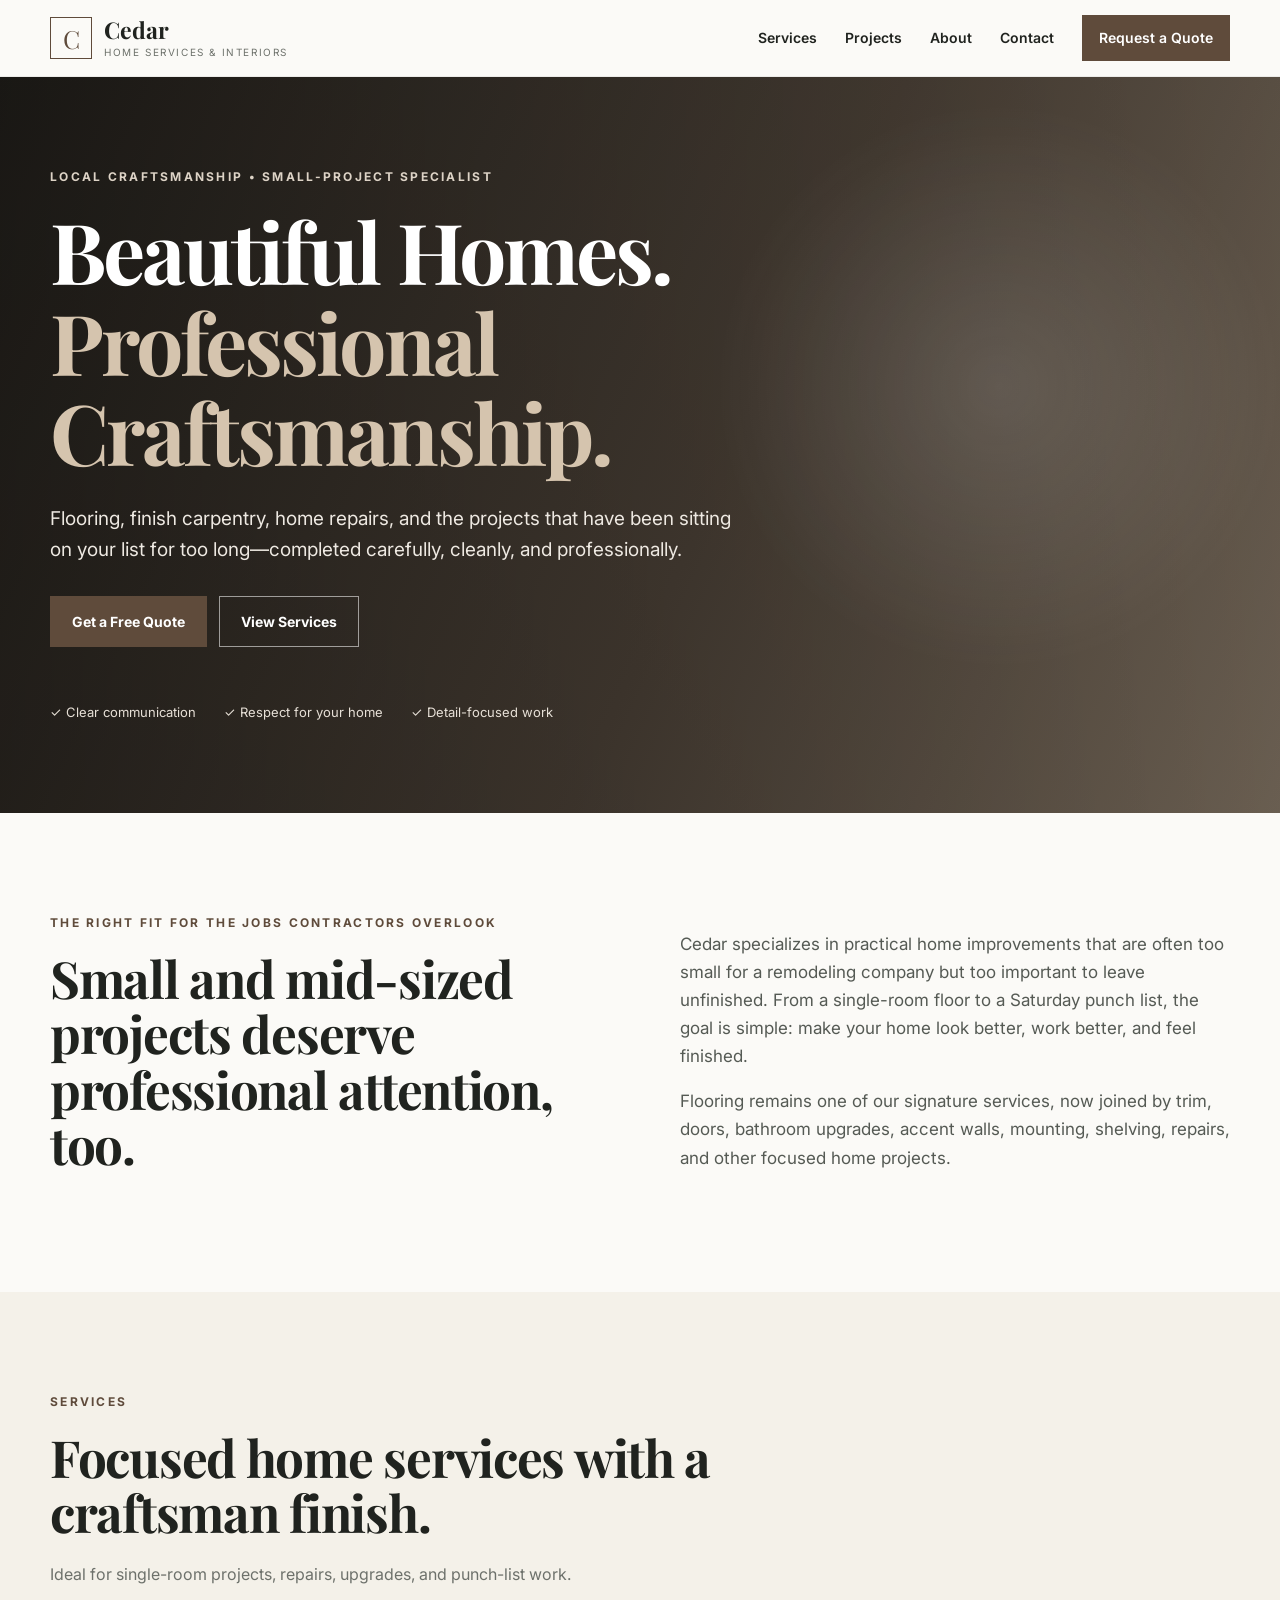
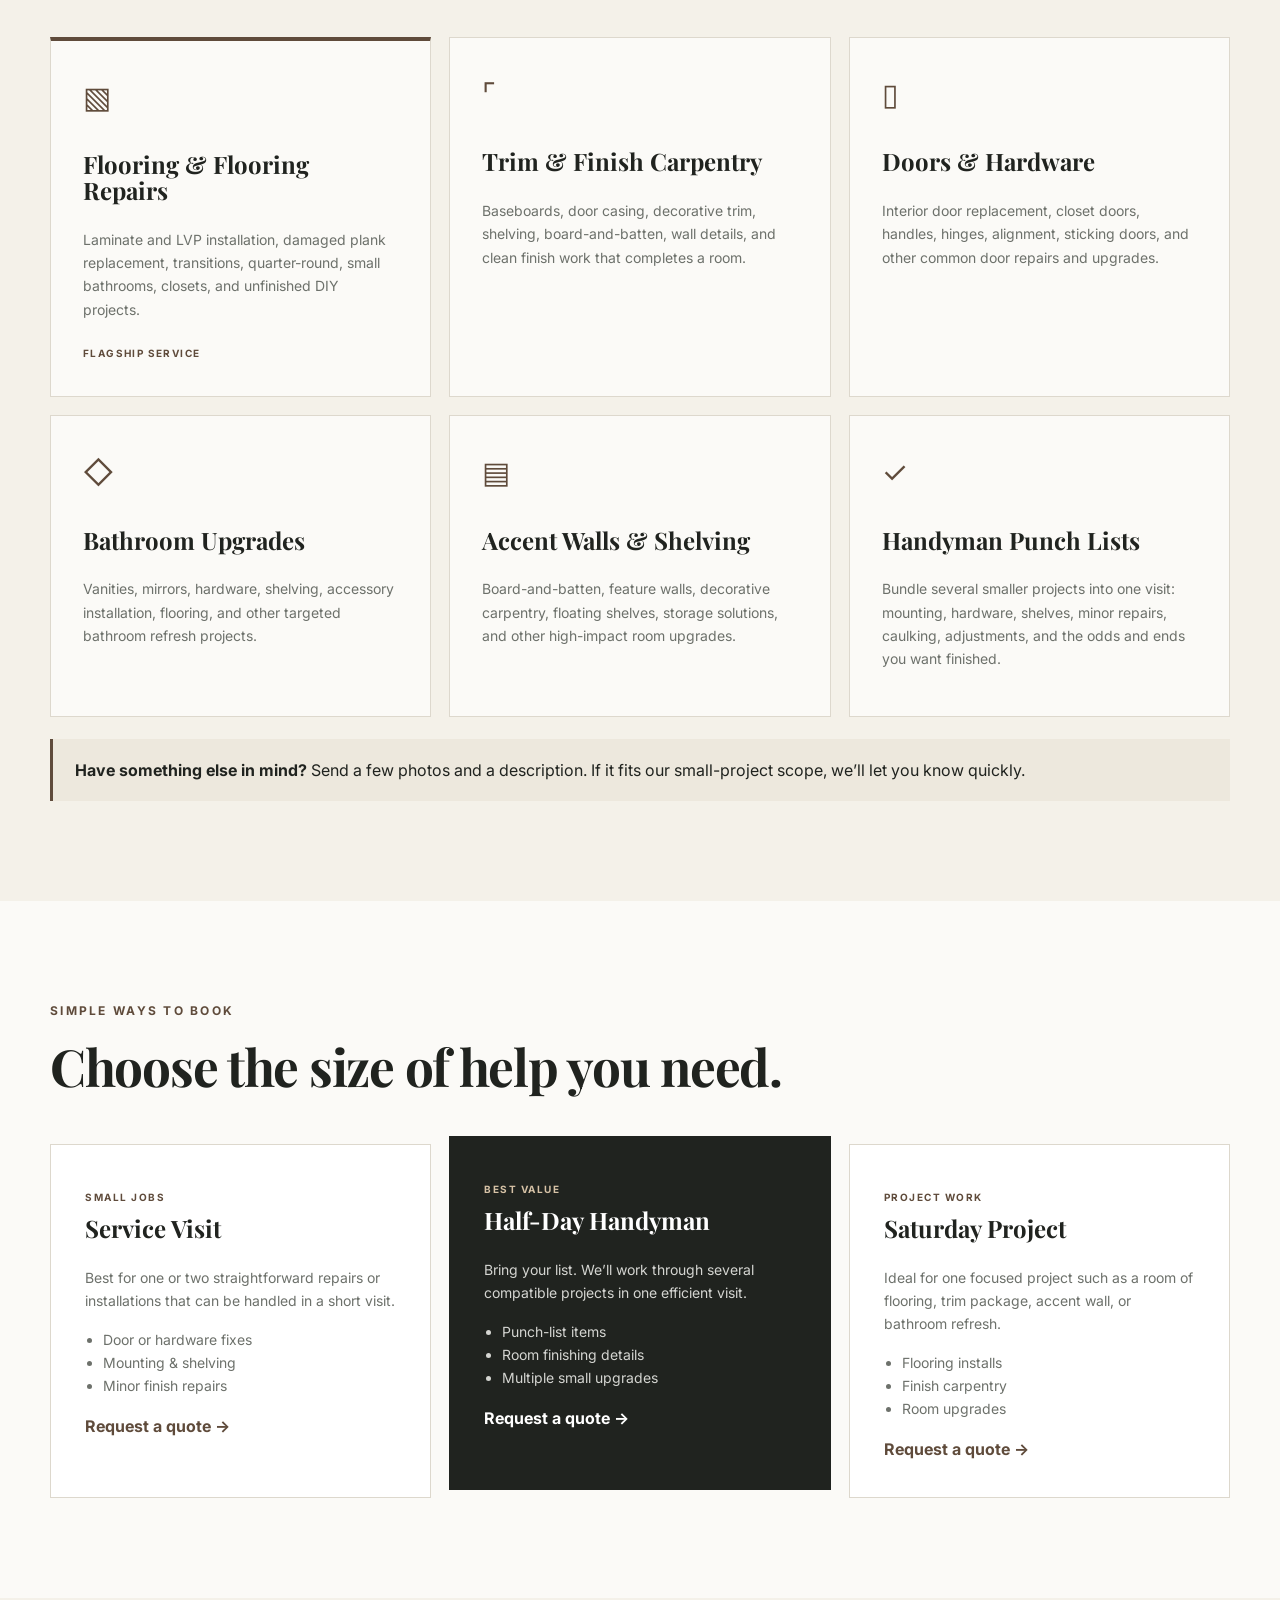
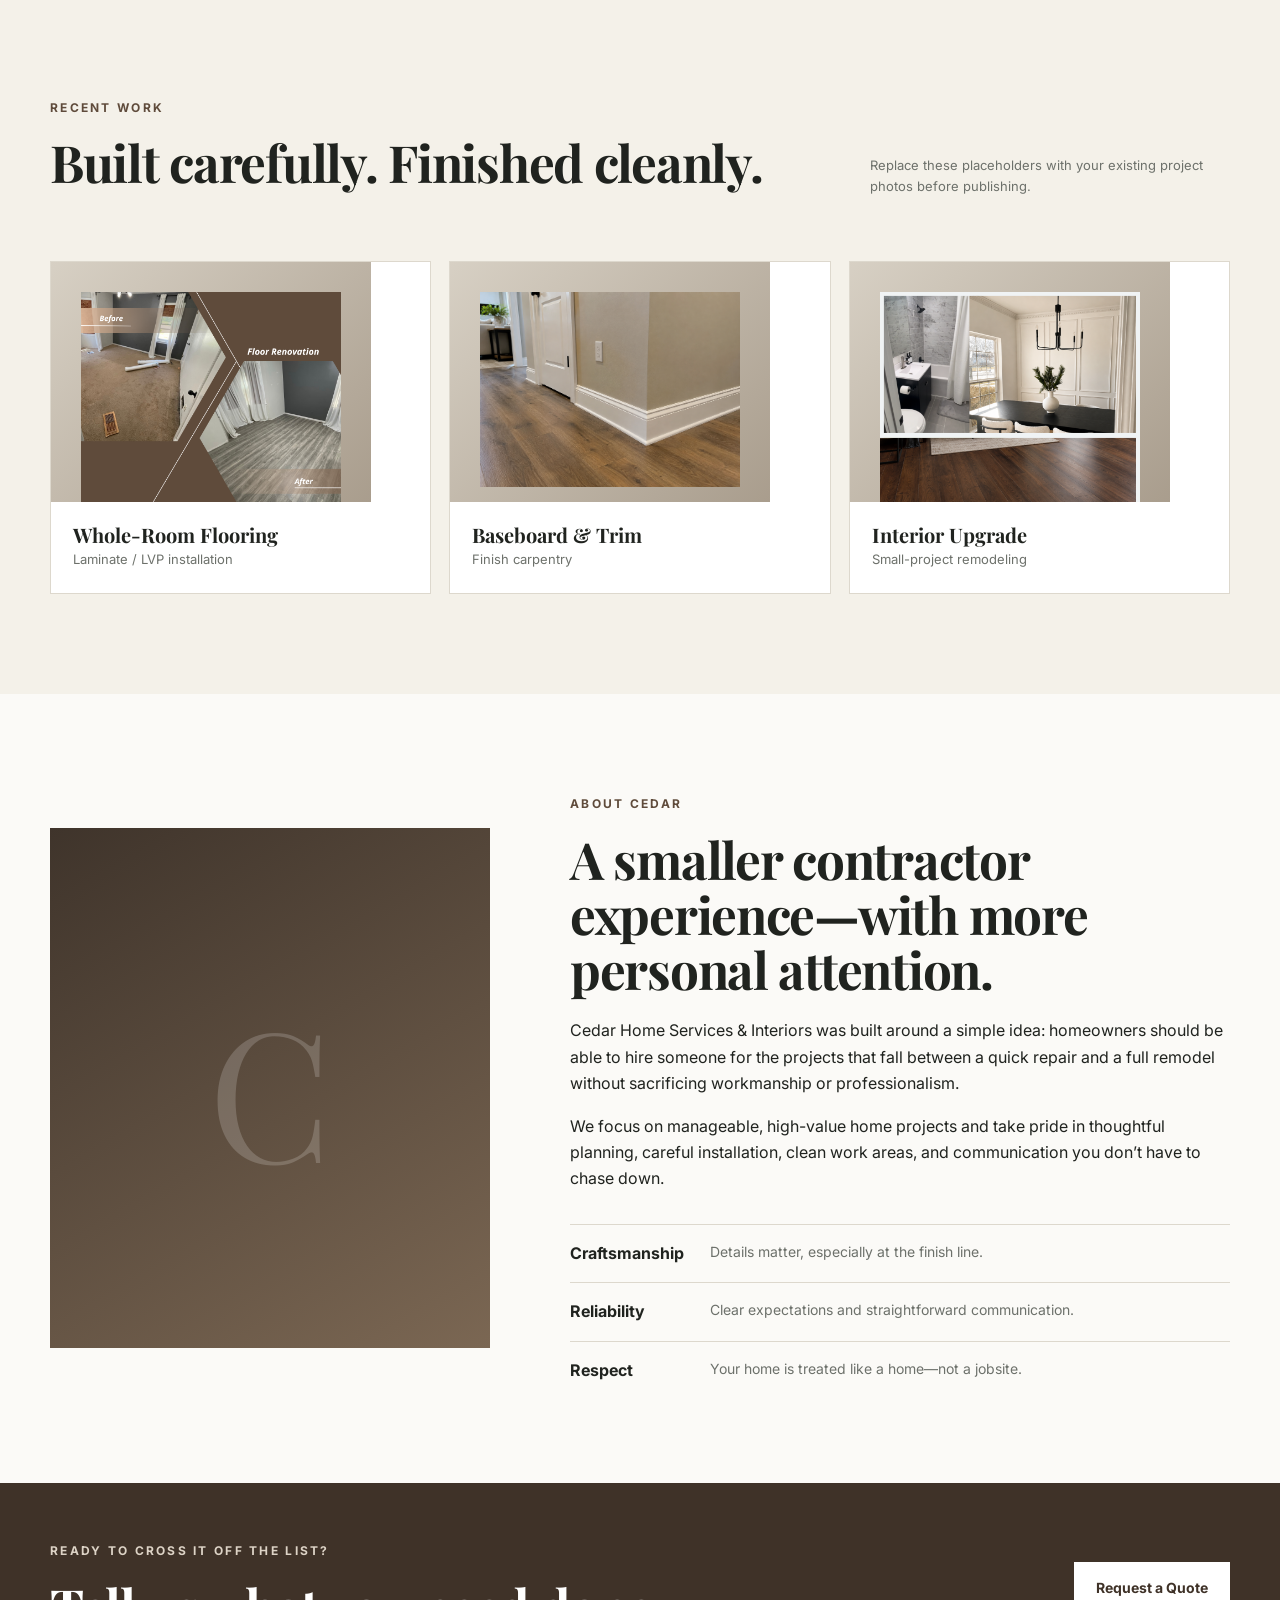
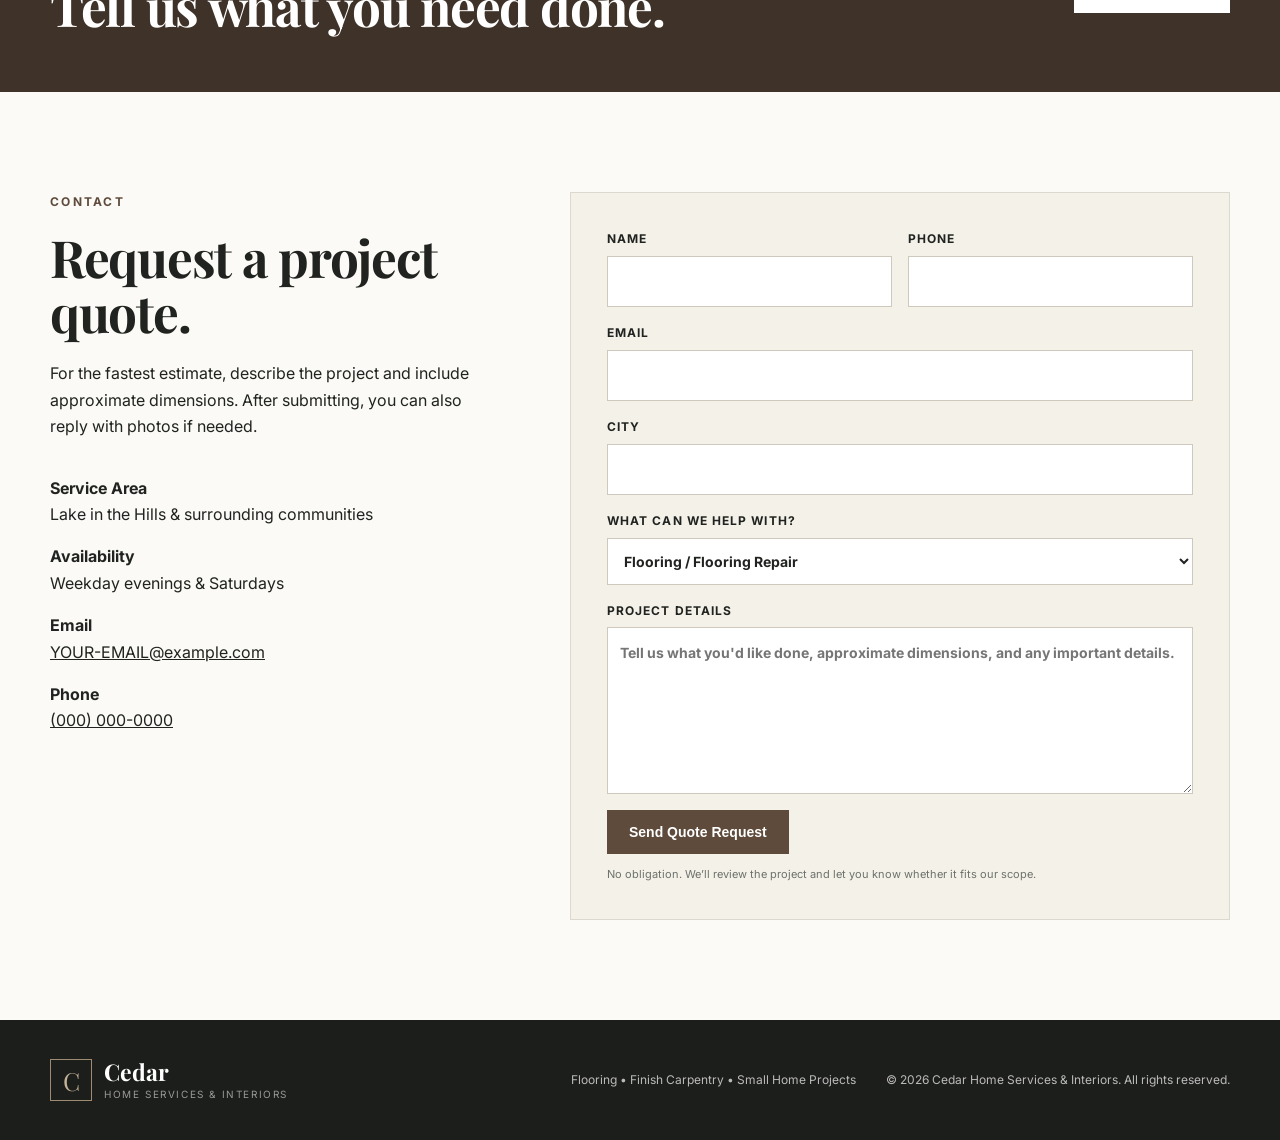
<file: index.html>
<!DOCTYPE html>
<html lang="en">
<head>
  <meta charset="UTF-8" />
  <meta name="viewport" content="width=device-width, initial-scale=1.0" />
  <meta name="description" content="Cedar Home Services & Interiors provides professional flooring, trim, doors, bathroom upgrades, accent walls, punch-list repairs, and small home projects in Lake in the Hills and surrounding communities." />
  <title>Cedar Home Services & Interiors | Small Projects. Professional Results.</title>
  <link rel="preconnect" href="https://fonts.googleapis.com">
  <link rel="preconnect" href="https://fonts.gstatic.com" crossorigin>
  <link href="https://fonts.googleapis.com/css2?family=Inter:wght@400;500;600;700&family=Playfair+Display:wght@600;700&display=swap" rel="stylesheet">
  <link rel="stylesheet" href="styles.css" />
</head>
<body>
  <header class="site-header">
    <div class="container nav-wrap">
      <a class="brand" href="#home" aria-label="Cedar Home Services & Interiors home">
        <span class="brand-mark">C</span>
        <span class="brand-text"><strong>Cedar</strong><small>Home Services & Interiors</small></span>
      </a>
      <button class="nav-toggle" aria-label="Toggle navigation" aria-expanded="false">☰</button>
      <nav class="nav-links" aria-label="Primary navigation">
        <a href="#services">Services</a>
        <a href="#projects">Projects</a>
        <a href="#about">About</a>
        <a href="#contact">Contact</a>
        <a class="btn btn-small" href="#contact">Request a Quote</a>
      </nav>
    </div>
  </header>

  <main>
    <section class="hero" id="home">
      <div class="hero-overlay"></div>
      <div class="container hero-content">
        <p class="eyebrow">Local craftsmanship • Small-project specialist</p>
        <h1>Beautiful Homes.<br><span>Professional Craftsmanship.</span></h1>
        <p class="hero-copy">Flooring, finish carpentry, home repairs, and the projects that have been sitting on your list for too long—completed carefully, cleanly, and professionally.</p>
        <div class="hero-actions">
          <a class="btn" href="#contact">Get a Free Quote</a>
          <a class="btn btn-ghost" href="#services">View Services</a>
        </div>
        <div class="hero-trust">
          <span>✓ Clear communication</span>
          <span>✓ Respect for your home</span>
          <span>✓ Detail-focused work</span>
        </div>
      </div>
    </section>

    <section class="intro section">
      <div class="container split">
        <div>
          <p class="eyebrow dark">The right fit for the jobs contractors overlook</p>
          <h2>Small and mid-sized projects deserve professional attention, too.</h2>
        </div>
        <div class="intro-copy">
          <p>Cedar specializes in practical home improvements that are often too small for a remodeling company but too important to leave unfinished. From a single-room floor to a Saturday punch list, the goal is simple: make your home look better, work better, and feel finished.</p>
          <p>Flooring remains one of our signature services, now joined by trim, doors, bathroom upgrades, accent walls, mounting, shelving, repairs, and other focused home projects.</p>
        </div>
      </div>
    </section>

    <section class="services section alt" id="services">
      <div class="container">
        <div class="section-head">
          <p class="eyebrow dark">Services</p>
          <h2>Focused home services with a craftsman finish.</h2>
          <p>Ideal for single-room projects, repairs, upgrades, and punch-list work.</p>
        </div>
        <div class="service-grid">
          <article class="service-card featured">
            <div class="icon">▧</div>
            <h3>Flooring & Flooring Repairs</h3>
            <p>Laminate and LVP installation, damaged plank replacement, transitions, quarter-round, small bathrooms, closets, and unfinished DIY projects.</p>
            <span class="tag">Flagship Service</span>
          </article>
          <article class="service-card">
            <div class="icon">⌜</div>
            <h3>Trim & Finish Carpentry</h3>
            <p>Baseboards, door casing, decorative trim, shelving, board-and-batten, wall details, and clean finish work that completes a room.</p>
          </article>
          <article class="service-card">
            <div class="icon">▯</div>
            <h3>Doors & Hardware</h3>
            <p>Interior door replacement, closet doors, handles, hinges, alignment, sticking doors, and other common door repairs and upgrades.</p>
          </article>
          <article class="service-card">
            <div class="icon">◇</div>
            <h3>Bathroom Upgrades</h3>
            <p>Vanities, mirrors, hardware, shelving, accessory installation, flooring, and other targeted bathroom refresh projects.</p>
          </article>
          <article class="service-card">
            <div class="icon">▤</div>
            <h3>Accent Walls & Shelving</h3>
            <p>Board-and-batten, feature walls, decorative carpentry, floating shelves, storage solutions, and other high-impact room upgrades.</p>
          </article>
          <article class="service-card">
            <div class="icon">✓</div>
            <h3>Handyman Punch Lists</h3>
            <p>Bundle several smaller projects into one visit: mounting, hardware, shelves, minor repairs, caulking, adjustments, and the odds and ends you want finished.</p>
          </article>
        </div>
        <div class="service-note">
          <strong>Have something else in mind?</strong> Send a few photos and a description. If it fits our small-project scope, we’ll let you know quickly.
        </div>
      </div>
    </section>

    <section class="packages section">
      <div class="container">
        <div class="section-head">
          <p class="eyebrow dark">Simple ways to book</p>
          <h2>Choose the size of help you need.</h2>
        </div>
        <div class="package-grid">
          <article class="package-card">
            <p class="package-label">Small Jobs</p>
            <h3>Service Visit</h3>
            <p>Best for one or two straightforward repairs or installations that can be handled in a short visit.</p>
            <ul><li>Door or hardware fixes</li><li>Mounting & shelving</li><li>Minor finish repairs</li></ul>
            <a href="#contact">Request a quote →</a>
          </article>
          <article class="package-card emphasized">
            <p class="package-label">Best Value</p>
            <h3>Half-Day Handyman</h3>
            <p>Bring your list. We’ll work through several compatible projects in one efficient visit.</p>
            <ul><li>Punch-list items</li><li>Room finishing details</li><li>Multiple small upgrades</li></ul>
            <a href="#contact">Request a quote →</a>
          </article>
          <article class="package-card">
            <p class="package-label">Project Work</p>
            <h3>Saturday Project</h3>
            <p>Ideal for one focused project such as a room of flooring, trim package, accent wall, or bathroom refresh.</p>
            <ul><li>Flooring installs</li><li>Finish carpentry</li><li>Room upgrades</li></ul>
            <a href="#contact">Request a quote →</a>
          </article>
        </div>
      </div>
    </section>

    <section class="projects section alt" id="projects">
      <div class="container">
        <div class="section-head row-head">
          <div>
            <p class="eyebrow dark">Recent work</p>
            <h2>Built carefully. Finished cleanly.</h2>
          </div>
          <p class="project-note">Replace these placeholders with your existing project photos before publishing.</p>
        </div>
        <div class="project-grid">
          <article class="project-card"><div class="project-placeholder"><img src="assets/images/placeholders/before-after.png" alt="floor image"></div><div class="project-meta"><h3>Whole-Room Flooring</h3><p>Laminate / LVP installation</p></div></article>
          <article class="project-card"><div class="project-placeholder"><img src="assets/images/placeholders/finished-baseboard.png" alt="floor image"></div><div class="project-meta"><h3>Baseboard & Trim</h3><p>Finish carpentry</p></div></article>
          <article class="project-card"><div class="project-placeholder"><img src="assets/images/placeholders/interior-upgrade.png" alt="floor image"></div><div class="project-meta"><h3>Interior Upgrade</h3><p>Small-project remodeling</p></div></article>
        </div>
      </div>
    </section>

    <section class="about section" id="about">
      <div class="container about-grid">
        <div class="about-panel"><span>C</span></div>
        <div>
          <p class="eyebrow dark">About Cedar</p>
          <h2>A smaller contractor experience—with more personal attention.</h2>
          <p>Cedar Home Services & Interiors was built around a simple idea: homeowners should be able to hire someone for the projects that fall between a quick repair and a full remodel without sacrificing workmanship or professionalism.</p>
          <p>We focus on manageable, high-value home projects and take pride in thoughtful planning, careful installation, clean work areas, and communication you don’t have to chase down.</p>
          <div class="values">
            <div><strong>Craftsmanship</strong><span>Details matter, especially at the finish line.</span></div>
            <div><strong>Reliability</strong><span>Clear expectations and straightforward communication.</span></div>
            <div><strong>Respect</strong><span>Your home is treated like a home—not a jobsite.</span></div>
          </div>
        </div>
      </div>
    </section>

    <section class="cta-band">
      <div class="container cta-inner">
        <div><p class="eyebrow">Ready to cross it off the list?</p><h2>Tell us what you need done.</h2></div>
        <a class="btn light" href="#contact">Request a Quote</a>
      </div>
    </section>

    <section class="contact section" id="contact">
      <div class="container contact-grid">
        <div>
          <p class="eyebrow dark">Contact</p>
          <h2>Request a project quote.</h2>
          <p>For the fastest estimate, describe the project and include approximate dimensions. After submitting, you can also reply with photos if needed.</p>
          <div class="contact-details">
            <p><strong>Service Area</strong><br>Lake in the Hills & surrounding communities</p>
            <p><strong>Availability</strong><br>Weekday evenings & Saturdays</p>
            <p><strong>Email</strong><br><a href="mailto:YOUR-EMAIL@example.com">YOUR-EMAIL@example.com</a></p>
            <p><strong>Phone</strong><br><a href="tel:+10000000000">(000) 000-0000</a></p>
          </div>
        </div>
        <form class="quote-form" name="quote-request" method="POST" data-netlify="true" netlify-honeypot="bot-field">
          <input type="hidden" name="form-name" value="quote-request" />
          <p class="hidden"><label>Don’t fill this out: <input name="bot-field" /></label></p>
          <div class="form-row"><label>Name<input required name="name" type="text" autocomplete="name"></label><label>Phone<input required name="phone" type="tel" autocomplete="tel"></label></div>
          <label>Email<input required name="email" type="email" autocomplete="email"></label>
          <label>City<input name="city" type="text" autocomplete="address-level2"></label>
          <label>What can we help with?
            <select name="service">
              <option>Flooring / Flooring Repair</option><option>Trim / Finish Carpentry</option><option>Doors / Hardware</option><option>Bathroom Upgrade</option><option>Accent Wall / Shelving</option><option>Handyman Punch List</option><option>Other Small Project</option>
            </select>
          </label>
          <label>Project details<textarea required name="details" rows="6" placeholder="Tell us what you'd like done, approximate dimensions, and any important details."></textarea></label>
          <button class="btn" type="submit">Send Quote Request</button>
          <p class="form-fine">No obligation. We’ll review the project and let you know whether it fits our scope.</p>
        </form>
      </div>
    </section>
  </main>

  <footer>
    <div class="container footer-grid">
      <div class="brand footer-brand"><span class="brand-mark">C</span><span class="brand-text"><strong>Cedar</strong><small>Home Services & Interiors</small></span></div>
      <p>Flooring • Finish Carpentry • Small Home Projects</p>
      <p>© <span id="year"></span> Cedar Home Services & Interiors. All rights reserved.</p>
    </div>
  </footer>

  <script src="script.js"></script>
</body>
</html>
</file>
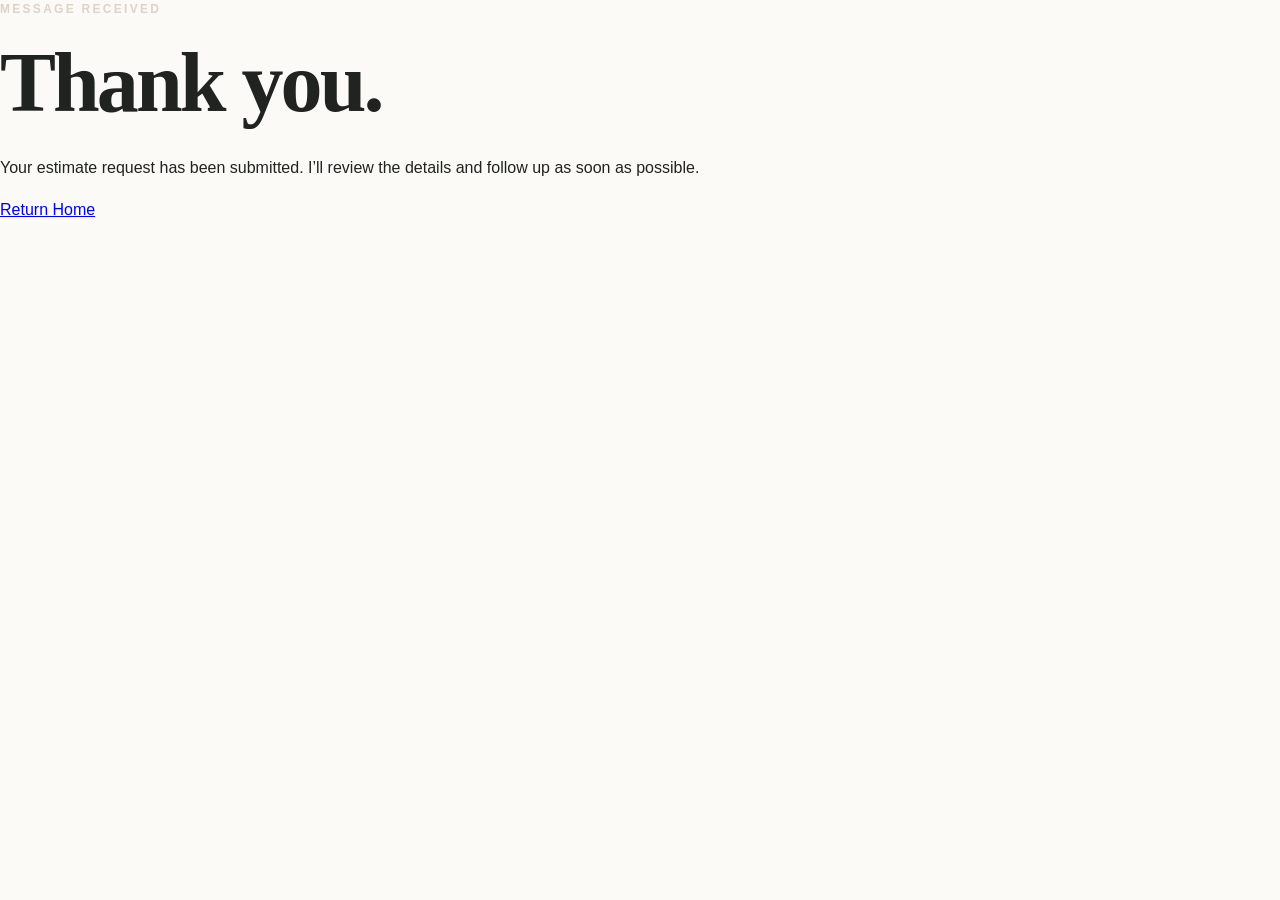
<file: thank-you.html>
<!DOCTYPE html>
<html lang="en">
<head>
  <meta charset="UTF-8" />
  <meta name="viewport" content="width=device-width, initial-scale=1.0" />
  <title>Thank You | Cedar Flooring & Interiors</title>
  <link rel="stylesheet" href="styles.css" />
</head>
<body class="thank-you-page">
  <main class="thank-you-card">
    <p class="eyebrow">Message Received</p>
    <h1>Thank you.</h1>
    <p>Your estimate request has been submitted. I’ll review the details and follow up as soon as possible.</p>
    <a class="button primary" href="/">Return Home</a>
  </main>
</body>
</html>
</file>
<file: styles.css>
:root{--ink:#20231f;--muted:#6d716b;--cream:#f4f1e9;--paper:#fbfaf7;--cedar:#5f4b3b;--cedar-dark:#3f3228;--line:#ddd8cd;--white:#fff;--max:1180px}*{box-sizing:border-box}html{scroll-behavior:smooth}body{margin:0;font-family:Inter,Arial,sans-serif;color:var(--ink);background:var(--paper);line-height:1.65}.container{width:min(calc(100% - 40px),var(--max));margin:auto}.site-header{position:sticky;top:0;z-index:100;background:rgba(251,250,247,.96);backdrop-filter:blur(10px);border-bottom:1px solid rgba(0,0,0,.06)}.nav-wrap{height:76px;display:flex;align-items:center;justify-content:space-between}.brand{display:flex;align-items:center;gap:12px;text-decoration:none;color:var(--ink)}.brand-mark{width:42px;height:42px;border:1px solid var(--cedar);display:grid;place-items:center;font-family:"Playfair Display",serif;font-size:25px;color:var(--cedar)}.brand-text{display:flex;flex-direction:column;line-height:1.05}.brand-text strong{font-family:"Playfair Display",serif;font-size:23px}.brand-text small{font-size:10px;text-transform:uppercase;letter-spacing:.16em;margin-top:5px;color:var(--muted)}.nav-links{display:flex;align-items:center;gap:28px}.nav-links a{text-decoration:none;color:var(--ink);font-size:14px;font-weight:600}.nav-toggle{display:none;background:none;border:0;font-size:24px}.btn{display:inline-flex;align-items:center;justify-content:center;padding:13px 21px;background:var(--cedar);color:white!important;text-decoration:none;border:1px solid var(--cedar);font-weight:700;font-size:14px;cursor:pointer;transition:.2s}.btn:hover{background:var(--cedar-dark);border-color:var(--cedar-dark)}.btn-small{padding:10px 16px}.hero{position:relative;min-height:660px;display:grid;align-items:center;background:linear-gradient(115deg,#27241f 0%,#4a4036 56%,#6f6355 100%);color:white;overflow:hidden}.hero:after{content:"";position:absolute;inset:0;background:radial-gradient(circle at 78% 42%,rgba(255,255,255,.12),transparent 26%),linear-gradient(90deg,rgba(0,0,0,.35),rgba(0,0,0,.05))}.hero-content{position:relative;z-index:2;padding:90px 0;max-width:1180px}.hero-content>*{max-width:760px}.eyebrow{text-transform:uppercase;letter-spacing:.19em;font-size:12px;font-weight:700;color:#ddd3c6;margin:0 0 18px}.eyebrow.dark{color:var(--cedar)}h1,h2,h3{font-family:"Playfair Display",Georgia,serif;line-height:1.08;margin-top:0}h1{font-size:clamp(48px,7vw,84px);letter-spacing:-.035em;margin-bottom:26px}h1 span{color:#d5c4ae}h2{font-size:clamp(34px,4vw,52px);letter-spacing:-.025em;margin-bottom:20px}h3{font-size:24px}.hero-copy{font-size:19px;color:#eee9e2;max-width:700px!important}.hero-actions{display:flex;gap:12px;margin-top:30px}.btn-ghost{background:transparent;border-color:rgba(255,255,255,.55)}.btn-ghost:hover{background:white;color:var(--ink)!important}.hero-trust{display:flex;gap:28px;margin-top:55px;font-size:13px;color:#e7e0d7}.section{padding:100px 0}.alt{background:var(--cream)}.split{display:grid;grid-template-columns:1fr 1fr;gap:80px;align-items:start}.intro-copy{font-size:17px;color:#555a54}.section-head{max-width:760px;margin-bottom:50px}.section-head>p:last-child{color:var(--muted)}.service-grid{display:grid;grid-template-columns:repeat(3,1fr);gap:18px}.service-card{position:relative;background:var(--paper);border:1px solid var(--line);padding:32px;min-height:290px}.service-card.featured{border-top:4px solid var(--cedar)}.service-card p{color:var(--muted);font-size:14px}.icon{font-size:30px;color:var(--cedar);margin-bottom:30px}.tag{display:inline-block;margin-top:10px;font-size:10px;text-transform:uppercase;letter-spacing:.14em;font-weight:700;color:var(--cedar)}.service-note{margin-top:22px;border-left:3px solid var(--cedar);padding:18px 22px;background:#ede8dd}.package-grid{display:grid;grid-template-columns:repeat(3,1fr);gap:18px}.package-card{border:1px solid var(--line);padding:34px;background:white}.package-card.emphasized{background:var(--ink);color:white;border-color:var(--ink);transform:translateY(-8px)}.package-card p,.package-card li{color:var(--muted);font-size:14px}.package-card.emphasized p,.package-card.emphasized li{color:#d4d5d1}.package-label{text-transform:uppercase;letter-spacing:.15em;font-size:10px!important;font-weight:700;color:var(--cedar)!important}.package-card.emphasized .package-label{color:#d6c2a6!important}.package-card ul{padding-left:18px}.package-card a{color:var(--cedar);font-weight:700;text-decoration:none}.package-card.emphasized a{color:white}.row-head{display:flex;max-width:none;justify-content:space-between;align-items:end;gap:40px}.project-note{max-width:360px;font-size:13px!important}.project-grid{display:grid;grid-template-columns:repeat(3,1fr);gap:18px}.project-card{background:white;border:1px solid var(--line)}.project-placeholder{aspect-ratio:4/3;display:grid;place-items:center;text-align:center;padding:30px;background:linear-gradient(135deg,#d7d0c4,#a99d8d);color:white;font-weight:600}.project-meta{padding:22px}.project-meta h3{font-size:20px;margin-bottom:4px}.project-meta p{margin:0;color:var(--muted);font-size:13px}.about-grid{display:grid;grid-template-columns:.8fr 1.2fr;gap:80px;align-items:center}.about-panel{min-height:520px;background:linear-gradient(150deg,#3f342b,#7b6753);display:grid;place-items:center}.about-panel span{font-family:"Playfair Display",serif;font-size:180px;color:rgba(255,255,255,.18)}.values{display:grid;gap:16px;margin-top:32px}.values div{display:grid;grid-template-columns:120px 1fr;gap:20px;padding-top:15px;border-top:1px solid var(--line)}.values span{color:var(--muted);font-size:14px}.cta-band{background:var(--cedar-dark);color:white;padding:58px 0}.cta-inner{display:flex;align-items:center;justify-content:space-between;gap:30px}.cta-inner h2{margin:0}.btn.light{background:white;border-color:white;color:var(--cedar-dark)!important}.contact-grid{display:grid;grid-template-columns:.8fr 1.2fr;gap:80px}.contact-details{margin-top:35px}.contact-details a{color:var(--ink)}.quote-form{background:var(--cream);padding:36px;border:1px solid var(--line)}.form-row{display:grid;grid-template-columns:1fr 1fr;gap:16px}.quote-form label{display:block;font-size:12px;font-weight:700;text-transform:uppercase;letter-spacing:.09em;margin-bottom:16px}.quote-form input,.quote-form select,.quote-form textarea{display:block;width:100%;margin-top:7px;border:1px solid #cfc9bd;background:white;padding:13px 12px;font:inherit;font-size:14px;color:var(--ink)}.quote-form textarea{resize:vertical}.hidden{display:none}.form-fine{font-size:11px;color:var(--muted);margin-bottom:0}footer{background:#1c1e1b;color:#bbb;padding:38px 0}.footer-grid{display:grid;grid-template-columns:1fr auto auto;align-items:center;gap:30px;font-size:12px}.footer-brand{color:white}.footer-brand .brand-mark{border-color:#9f8a72;color:#c5b297}.footer-brand .brand-text small{color:#999}@media(max-width:900px){.nav-toggle{display:block}.nav-links{display:none;position:absolute;top:76px;left:0;right:0;background:var(--paper);padding:22px;flex-direction:column;align-items:flex-start;border-bottom:1px solid var(--line)}.nav-links.open{display:flex}.hero{min-height:600px}.hero-trust{flex-direction:column;gap:8px}.split,.about-grid,.contact-grid{grid-template-columns:1fr;gap:45px}.service-grid,.package-grid,.project-grid{grid-template-columns:1fr 1fr}.about-panel{min-height:360px}.footer-grid{grid-template-columns:1fr}.row-head{display:block}}@media(max-width:620px){.container{width:min(calc(100% - 28px),var(--max))}.section{padding:72px 0}.brand-text small{display:none}.hero{min-height:620px}.hero-actions{flex-direction:column;align-items:stretch}.hero-trust{margin-top:34px}.service-grid,.package-grid,.project-grid{grid-template-columns:1fr}.package-card.emphasized{transform:none}.form-row{grid-template-columns:1fr}.cta-inner{flex-direction:column;align-items:flex-start}.about-panel{min-height:280px}.about-panel span{font-size:120px}.quote-form{padding:24px}.values div{grid-template-columns:1fr;gap:4px}}
.project-placeholder {
  height: 240px;
  overflow: hidden;
}

.project-placeholder img {
  width: 100%;
  height: 100%;
  display: block;
  object-fit: cover;
}
</file>
